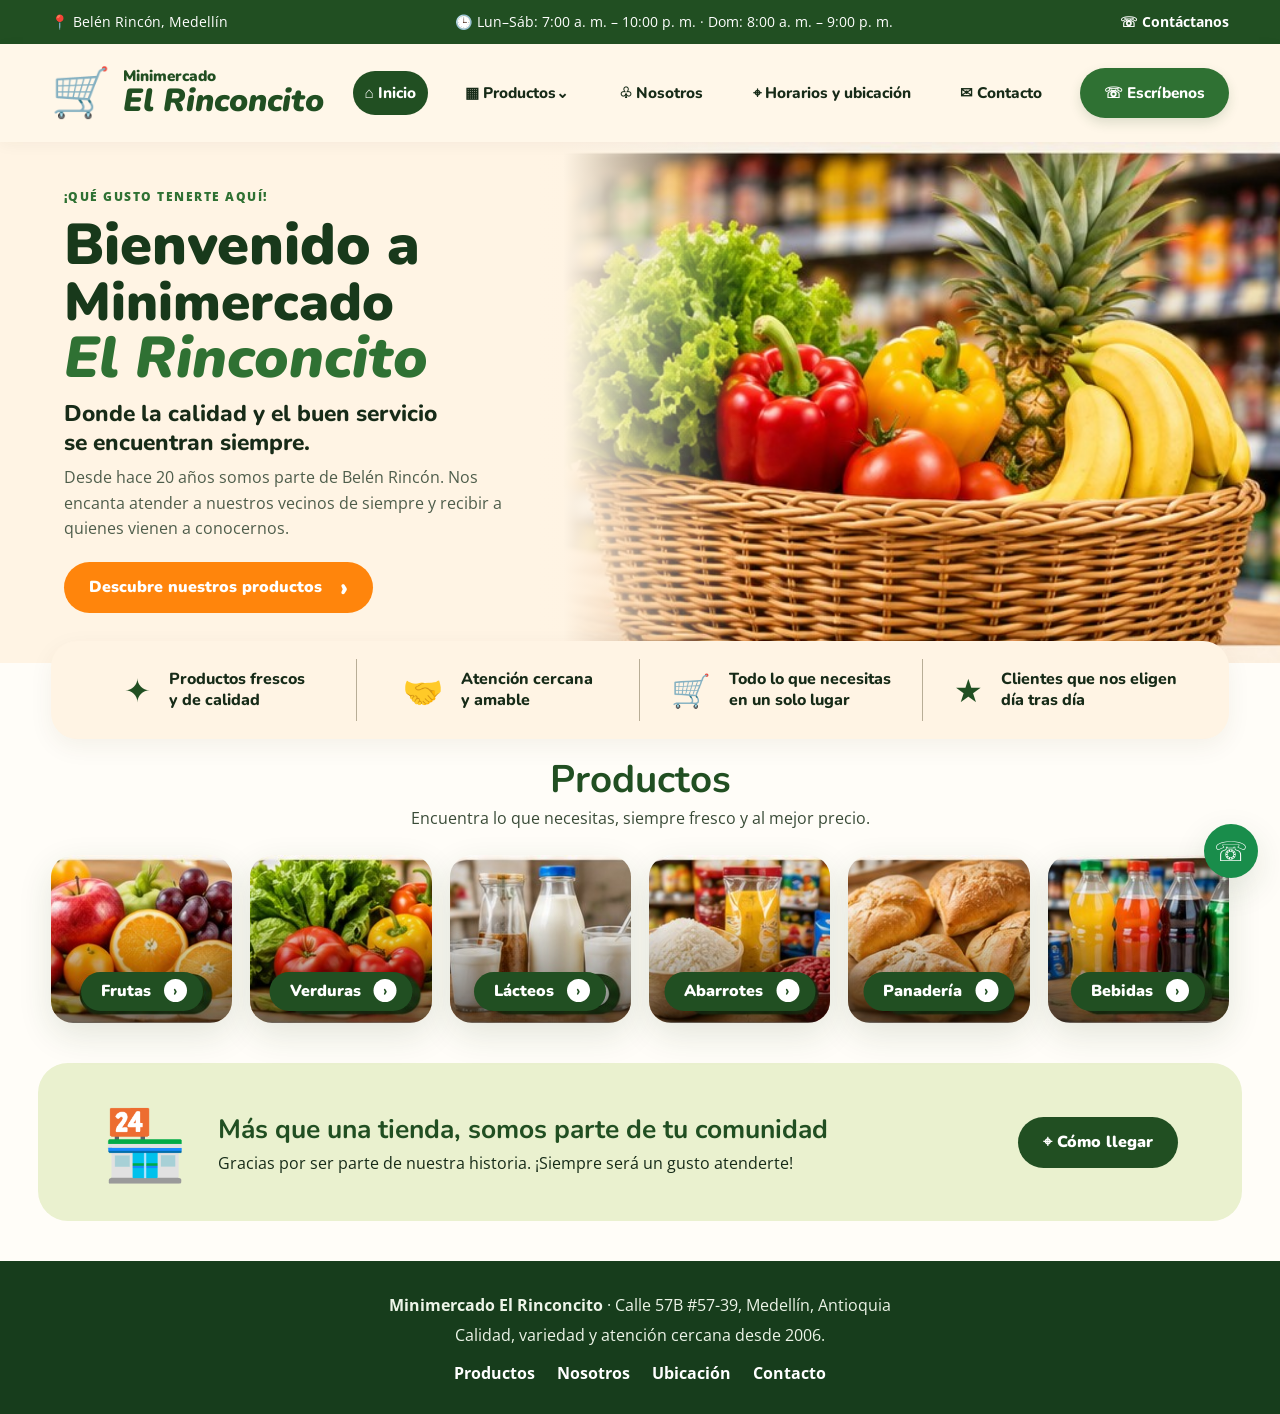
<file: index.html>
<!DOCTYPE html>
<html lang="es-CO">
<head>
<meta charset="utf-8"><meta name="viewport" content="width=device-width, initial-scale=1">
<title>Minimercado El Rinconcito | Belén Rincón, Medellín</title>
<meta name="description" content="Calidad, variedad y atención cercana en Minimercado El Rinconcito, tu tienda de confianza en Belén Rincón, Medellín.">
<meta name="theme-color" content="#214f22">
<link rel="preconnect" href="https://fonts.googleapis.com"><link rel="preconnect" href="https://fonts.gstatic.com" crossorigin>
<link href="https://fonts.googleapis.com/css2?family=Nunito:wght@600;700;800;900&family=Open+Sans:wght@400;600;700&display=swap" rel="stylesheet"><link rel="stylesheet" href="css/styles.css">
</head>
<body>
<a class="skip" href="#contenido">Saltar al contenido</a>
<div class="topline"><div class="topline-inner"><span>📍 Belén Rincón, Medellín</span><span>🕒 Lun–Sáb: 7:00 a. m. – 10:00 p. m. · Dom: 8:00 a. m. – 9:00 p. m.</span><a href="contacto.html">☏ Contáctanos</a></div></div>
<header class="site-header"><a class="brand" href="index.html"><span class="brand-icon">🛒</span><span><small>Minimercado</small><strong>El Rinconcito</strong></span></a><button class="burger" aria-expanded="false" aria-controls="menu" aria-label="Abrir menú"><span></span><span></span><span></span></button><nav id="menu" aria-label="Principal"><a class="active" href="index.html">⌂ Inicio</a><a href="productos.html">▦ Productos⌄</a><a href="nosotros.html">♧ Nosotros</a><a href="horarios.html">⌖ Horarios y ubicación</a><a href="contacto.html">✉ Contacto</a><a class="nav-cta" href="contacto.html">☏ Escríbenos</a></nav></header>
<main id="contenido">
<section class="hero-home"><div class="hero-copy"><p class="eyebrow">¡Qué gusto tenerte aquí!</p><h1>Bienvenido a<br><span>Minimercado</span><br><em>El Rinconcito</em></h1><p class="hero-tagline">Donde la calidad y el buen servicio<br>se encuentran siempre.</p><p class="hero-desc">Desde hace 20 años somos parte de Belén Rincón. Nos encanta atender a nuestros vecinos de siempre y recibir a quienes vienen a conocernos.</p><a class="btn btn-orange" href="productos.html">Descubre nuestros productos <span>›</span></a></div><div class="hero-photo"><img src="assets/images/hero-minimercado.jpg" alt="Canasta de frutas y verduras frescas en un minimercado"></div></section>
<section class="benefits wrap"><div><span>✦</span><p>Productos frescos<br>y de calidad</p></div><div><span>🤝</span><p>Atención cercana<br>y amable</p></div><div><span>🛒</span><p>Todo lo que necesitas<br>en un solo lugar</p></div><div><span>★</span><p>Clientes que nos eligen<br>día tras día</p></div></section>
<section class="wrap home-products"><div class="section-heading"><h2>Productos</h2><p>Encuentra lo que necesitas, siempre fresco y al mejor precio.</p></div><div class="category-tiles">
<a class="category-tile" href="productos.html#frutas"><img src="assets/images/frutas.jpg" alt="Frutas variadas"><span>Frutas <b>›</b></span></a><a class="category-tile" href="productos.html#verduras"><img src="assets/images/verduras.jpg" alt="Verduras frescas"><span>Verduras <b>›</b></span></a><a class="category-tile" href="productos.html#lacteos"><img src="assets/images/lacteos.jpg" alt="Lácteos"><span>Lácteos <b>›</b></span></a><a class="category-tile" href="productos.html#abarrotes"><img src="assets/images/abarrotes.jpg" alt="Abarrotes"><span>Abarrotes <b>›</b></span></a><a class="category-tile" href="productos.html#panaderia"><img src="assets/images/panaderia.jpg" alt="Panadería"><span>Panadería <b>›</b></span></a><a class="category-tile" href="productos.html#bebidas"><img src="assets/images/bebidas.jpg" alt="Bebidas"><span>Bebidas <b>›</b></span></a></div></section>
<section class="community-banner"><div class="community-icon">🏪</div><div><h2>Más que una tienda, somos parte de tu comunidad</h2><p>Gracias por ser parte de nuestra historia. ¡Siempre será un gusto atenderte!</p></div><a class="btn btn-green" href="horarios.html">⌖ Cómo llegar</a></section>
</main>
<footer class="site-footer"><div class="footer-inner"><p><strong>Minimercado El Rinconcito</strong> · Calle 57B #57-39, Medellín, Antioquia</p><p>Calidad, variedad y atención cercana desde 2006.</p><div><a href="productos.html">Productos</a><a href="nosotros.html">Nosotros</a><a href="horarios.html">Ubicación</a><a href="contacto.html">Contacto</a></div></div></footer>
<a class="fab" href="contacto.html" aria-label="Contacto">☏</a><button class="top" aria-label="Volver al inicio" hidden>↑</button><script src="js/main.js"></script>
</body></html>
</file>
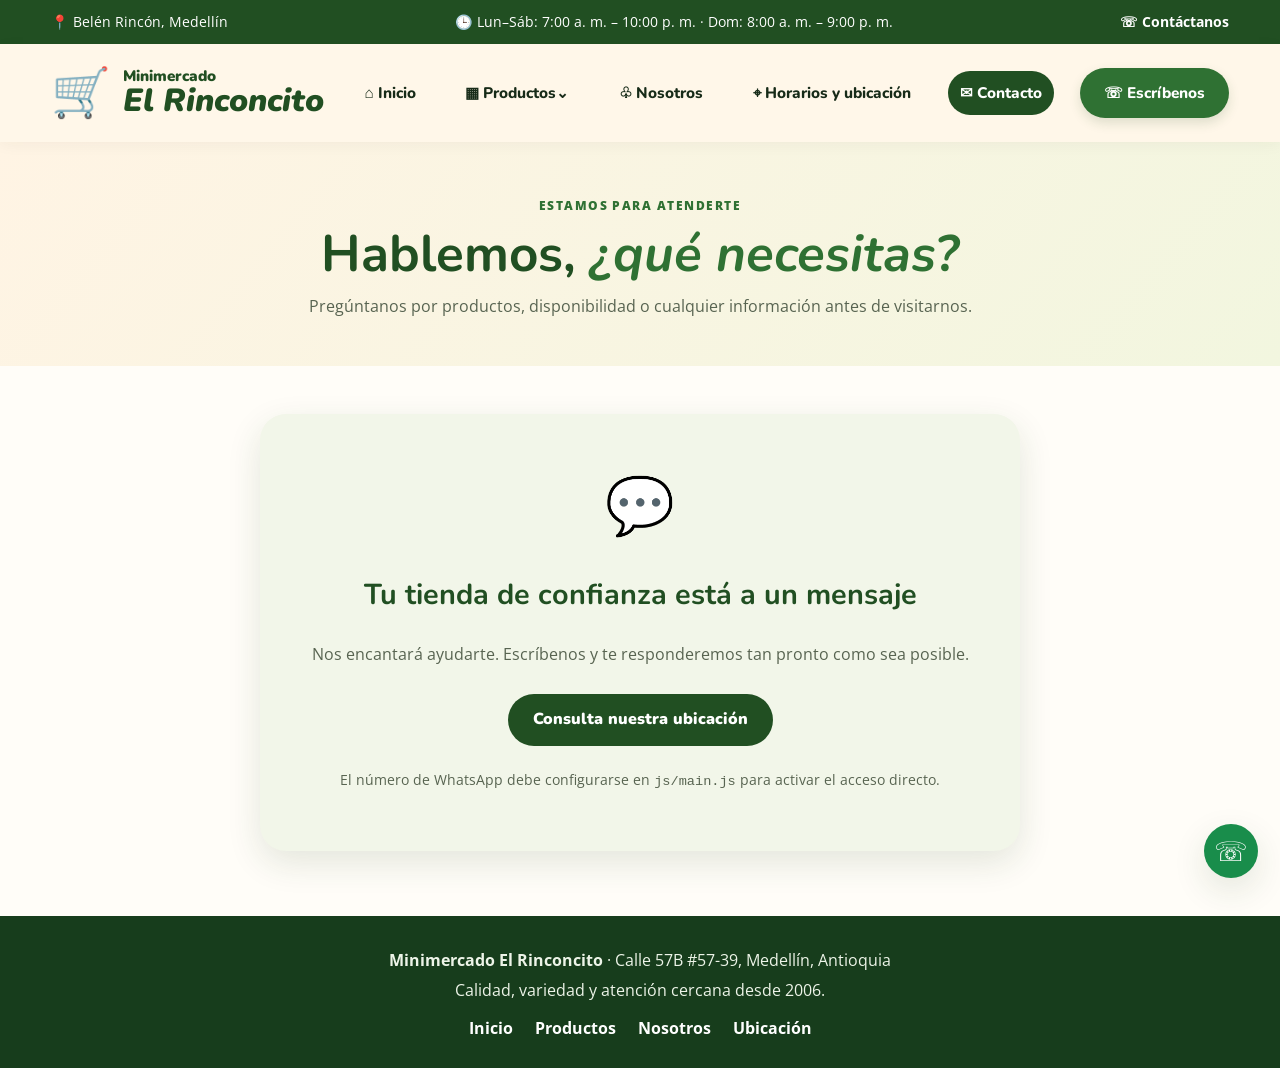
<file: contacto.html>
<!DOCTYPE html><html lang="es-CO"><head><meta charset="utf-8"><meta name="viewport" content="width=device-width, initial-scale=1"><title>Contacto | Minimercado El Rinconcito</title><meta name="description" content="Contacta con Minimercado El Rinconcito para consultar productos y disponibilidad."><link rel="preconnect" href="https://fonts.googleapis.com"><link rel="preconnect" href="https://fonts.gstatic.com" crossorigin><link href="https://fonts.googleapis.com/css2?family=Nunito:wght@600;700;800;900&family=Open+Sans:wght@400;600;700&display=swap" rel="stylesheet"><link rel="stylesheet" href="css/styles.css"></head><body>
<a class="skip" href="#contenido">Saltar al contenido</a><div class="topline"><div class="topline-inner"><span>📍 Belén Rincón, Medellín</span><span>🕒 Lun–Sáb: 7:00 a. m. – 10:00 p. m. · Dom: 8:00 a. m. – 9:00 p. m.</span><a href="contacto.html">☏ Contáctanos</a></div></div><header class="site-header"><a class="brand" href="index.html"><span class="brand-icon">🛒</span><span><small>Minimercado</small><strong>El Rinconcito</strong></span></a><button class="burger" aria-expanded="false" aria-controls="menu" aria-label="Abrir menú"><span></span><span></span><span></span></button><nav id="menu" aria-label="Principal"><a href="index.html">⌂ Inicio</a><a href="productos.html">▦ Productos⌄</a><a href="nosotros.html">♧ Nosotros</a><a href="horarios.html">⌖ Horarios y ubicación</a><a class="active" href="contacto.html">✉ Contacto</a><a class="nav-cta" href="contacto.html">☏ Escríbenos</a></nav></header>
<main id="contenido"><section class="page-hero"><p class="eyebrow">Estamos para atenderte</p><h1>Hablemos, <em>¿qué necesitas?</em></h1><p>Pregúntanos por productos, disponibilidad o cualquier información antes de visitarnos.</p></section><section class="wrap contact-panel"><div class="contact-icon">💬</div><h2>Tu tienda de confianza está a un mensaje</h2><p>Nos encantará ayudarte. Escríbenos y te responderemos tan pronto como sea posible.</p><a class="btn btn-green" href="horarios.html">Consulta nuestra ubicación</a><p class="muted">El número de WhatsApp debe configurarse en <code>js/main.js</code> para activar el acceso directo.</p></section></main>
<footer class="site-footer"><div class="footer-inner"><p><strong>Minimercado El Rinconcito</strong> · Calle 57B #57-39, Medellín, Antioquia</p><p>Calidad, variedad y atención cercana desde 2006.</p><div><a href="index.html">Inicio</a><a href="productos.html">Productos</a><a href="nosotros.html">Nosotros</a><a href="horarios.html">Ubicación</a></div></div></footer><a class="fab" href="contacto.html" aria-label="Contacto">☏</a><button class="top" aria-label="Volver al inicio" hidden>↑</button><script src="js/main.js"></script></body></html>
</file>
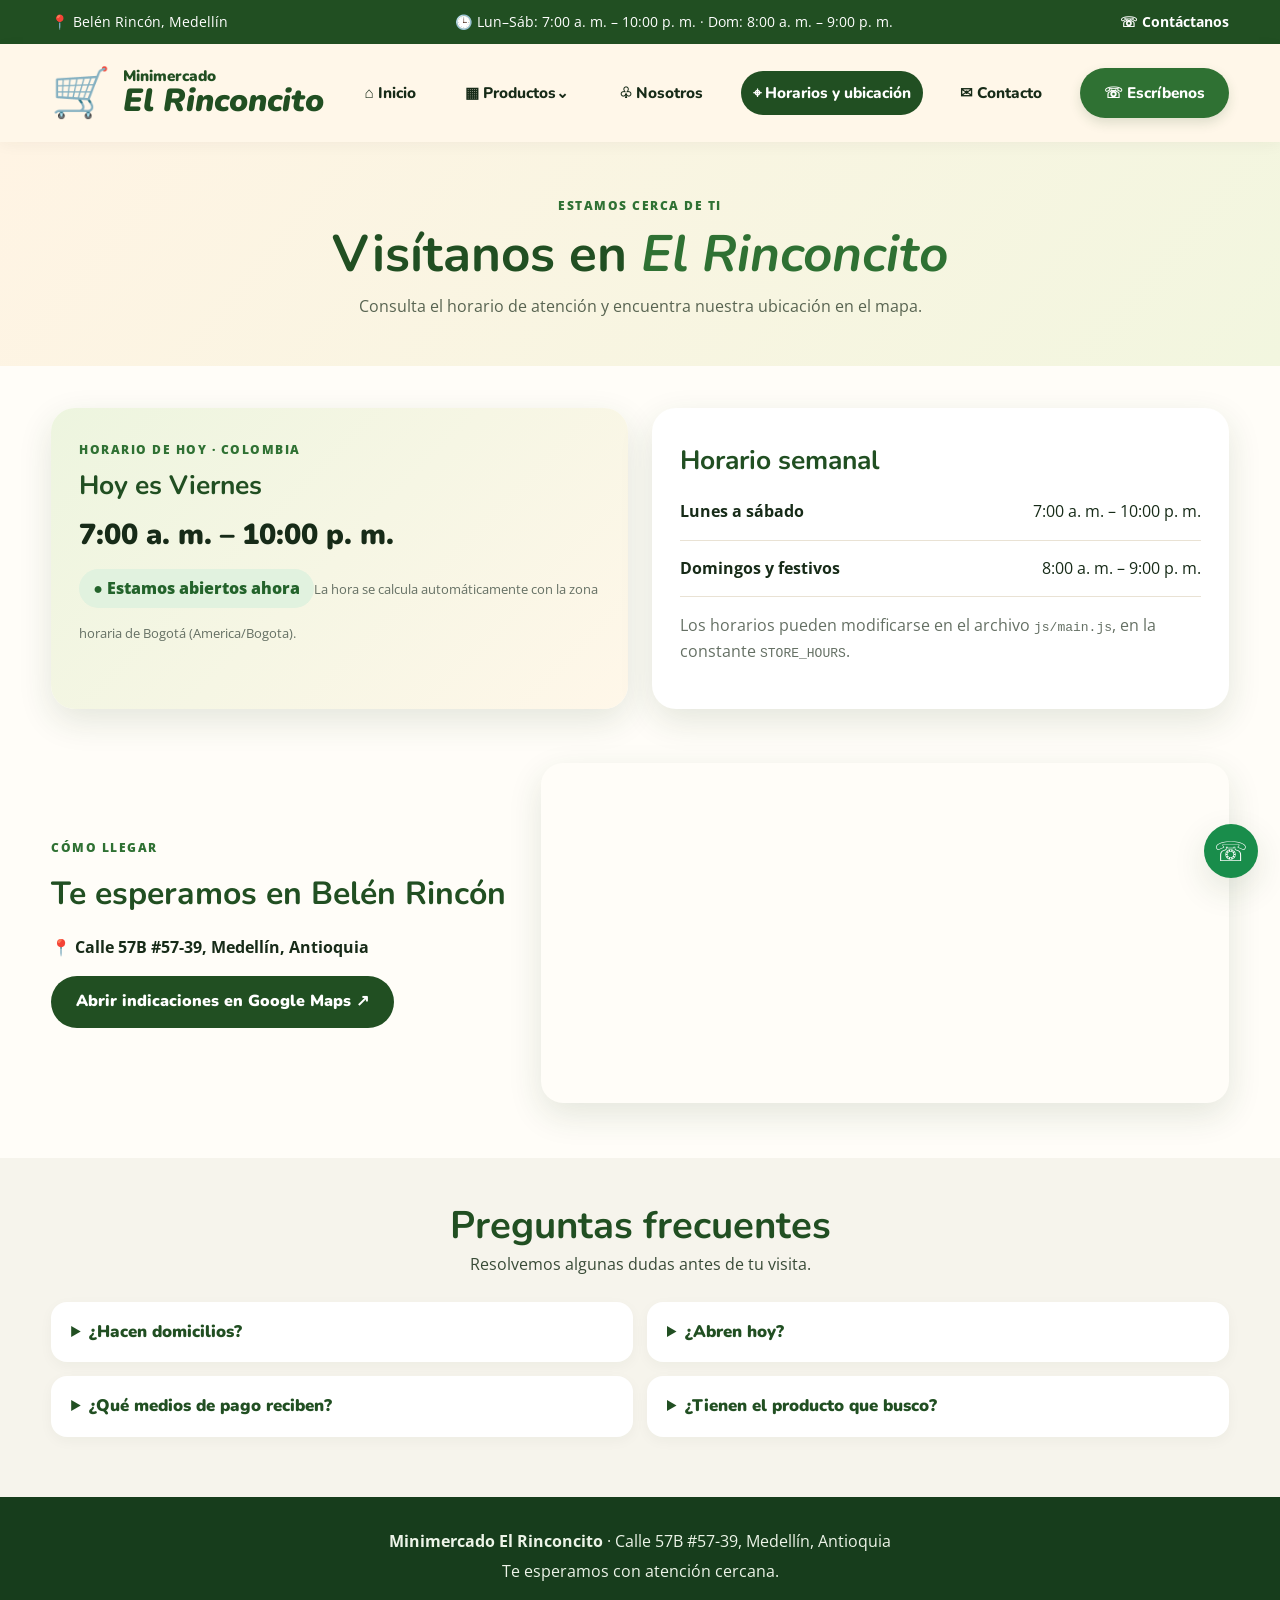
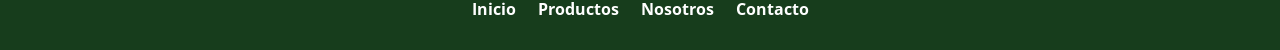
<file: horarios.html>
<!DOCTYPE html><html lang="es-CO"><head><meta charset="utf-8"><meta name="viewport" content="width=device-width, initial-scale=1"><title>Horarios y ubicación | Minimercado El Rinconcito</title><meta name="description" content="Consulta el horario de hoy y cómo llegar a Minimercado El Rinconcito en Medellín."><link rel="preconnect" href="https://fonts.googleapis.com"><link rel="preconnect" href="https://fonts.gstatic.com" crossorigin><link href="https://fonts.googleapis.com/css2?family=Nunito:wght@600;700;800;900&family=Open+Sans:wght@400;600;700&display=swap" rel="stylesheet"><link rel="stylesheet" href="css/styles.css"></head><body>
<a class="skip" href="#contenido">Saltar al contenido</a><div class="topline"><div class="topline-inner"><span>📍 Belén Rincón, Medellín</span><span>🕒 Lun–Sáb: 7:00 a. m. – 10:00 p. m. · Dom: 8:00 a. m. – 9:00 p. m.</span><a href="contacto.html">☏ Contáctanos</a></div></div><header class="site-header"><a class="brand" href="index.html"><span class="brand-icon">🛒</span><span><small>Minimercado</small><strong>El Rinconcito</strong></span></a><button class="burger" aria-expanded="false" aria-controls="menu" aria-label="Abrir menú"><span></span><span></span><span></span></button><nav id="menu" aria-label="Principal"><a href="index.html">⌂ Inicio</a><a href="productos.html">▦ Productos⌄</a><a href="nosotros.html">♧ Nosotros</a><a class="active" href="horarios.html">⌖ Horarios y ubicación</a><a href="contacto.html">✉ Contacto</a><a class="nav-cta" href="contacto.html">☏ Escríbenos</a></nav></header>
<main id="contenido"><section class="page-hero"><p class="eyebrow">Estamos cerca de ti</p><h1>Visítanos en <em>El Rinconcito</em></h1><p>Consulta el horario de atención y encuentra nuestra ubicación en el mapa.</p></section><section class="wrap hours-layout"><article class="today-card"><span class="eyebrow">Horario de hoy · Colombia</span><h2 id="todayName">Consultando el día…</h2><p class="today-hours" id="todayHours">—</p><p id="openStatus" class="open-status" role="status" aria-live="polite">Consultando horario local…</p><small>La hora se calcula automáticamente con la zona horaria de Bogotá (America/Bogota).</small></article><article class="weekly-card"><h2>Horario semanal</h2><div class="schedule-row"><strong>Lunes a sábado</strong><span>7:00 a. m. – 10:00 p. m.</span></div><div class="schedule-row"><strong>Domingos y festivos</strong><span>8:00 a. m. – 9:00 p. m.</span></div><p class="muted">Los horarios pueden modificarse en el archivo <code>js/main.js</code>, en la constante <code>STORE_HOURS</code>.</p></article></section>
<section class="wrap location-section"><div><p class="eyebrow">Cómo llegar</p><h2>Te esperamos en Belén Rincón</h2><p class="address-line">📍 Calle 57B #57-39, Medellín, Antioquia</p><a class="btn btn-green" target="_blank" rel="noopener" href="https://www.google.com/maps/search/?api=1&query=Calle+57B+%2357-39%2C+Medell%C3%ADn%2C+Antioquia">Abrir indicaciones en Google Maps ↗</a></div><div class="map-frame"><iframe title="Mapa de Minimercado El Rinconcito" src="https://www.google.com/maps?q=Calle%2057B%20%2357-39%2C%20Medell%C3%ADn%2C%20Antioquia&output=embed" loading="lazy" referrerpolicy="no-referrer-when-downgrade" allowfullscreen></iframe></div></section>
<section class="faq-section"><div class="wrap"><div class="section-heading"><h2>Preguntas frecuentes</h2><p>Resolvemos algunas dudas antes de tu visita.</p></div><div class="faq-grid"><details><summary>¿Hacen domicilios?</summary><p>Por ahora todavía no contamos con servicio a domicilio, pero está dentro de nuestros planes de implementación. ¡Estamos trabajando para que pronto puedas recibir tus compras sin salir de casa!</p></details><details><summary>¿Abren hoy?</summary><p id="faqOpen">Consultando el horario de hoy…</p></details><details><summary>¿Qué medios de pago reciben?</summary><div class="payment-methods"><div><span>💵</span><strong>Efectivo</strong></div><div><span>📲</span><strong>Transferencia</strong></div><div><span>💳</span><strong>Tarjeta</strong></div></div></details><details><summary>¿Tienen el producto que busco?</summary><p>¿No lo sabes? ¡Nosotros tampoco leemos la mente! 😄 Escríbenos y te contamos si lo tenemos antes de que vengas.</p><a class="text-link" href="contacto.html">Consultar por WhatsApp →</a></details></div></div></section></main>
<footer class="site-footer"><div class="footer-inner"><p><strong>Minimercado El Rinconcito</strong> · Calle 57B #57-39, Medellín, Antioquia</p><p>Te esperamos con atención cercana.</p><div><a href="index.html">Inicio</a><a href="productos.html">Productos</a><a href="nosotros.html">Nosotros</a><a href="contacto.html">Contacto</a></div></div></footer><a class="fab" href="contacto.html" aria-label="Contacto">☏</a><button class="top" aria-label="Volver al inicio" hidden>↑</button><script src="js/main.js"></script></body></html>
</file>
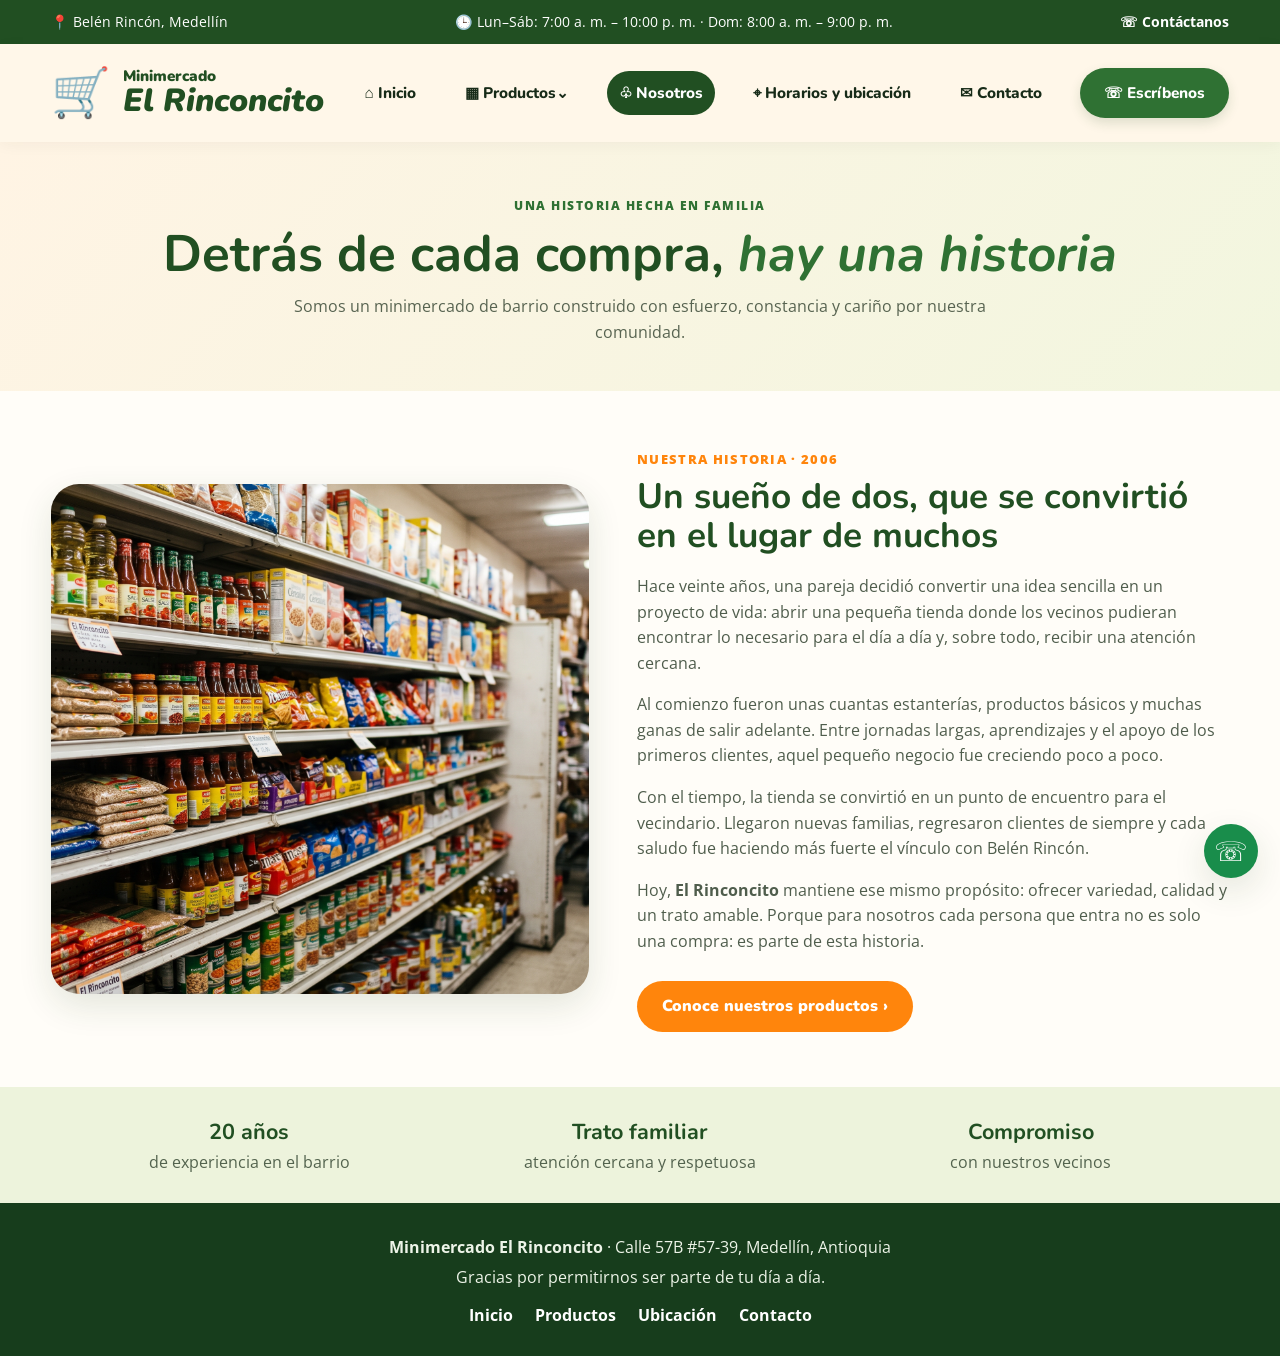
<file: nosotros.html>
<!DOCTYPE html><html lang="es-CO"><head><meta charset="utf-8"><meta name="viewport" content="width=device-width, initial-scale=1"><title>Nosotros | Minimercado El Rinconcito</title><meta name="description" content="La historia familiar detrás de Minimercado El Rinconcito en Belén Rincón, Medellín."><link rel="preconnect" href="https://fonts.googleapis.com"><link rel="preconnect" href="https://fonts.gstatic.com" crossorigin><link href="https://fonts.googleapis.com/css2?family=Nunito:wght@600;700;800;900&family=Open+Sans:wght@400;600;700&display=swap" rel="stylesheet"><link rel="stylesheet" href="css/styles.css"></head><body>
<a class="skip" href="#contenido">Saltar al contenido</a><div class="topline"><div class="topline-inner"><span>📍 Belén Rincón, Medellín</span><span>🕒 Lun–Sáb: 7:00 a. m. – 10:00 p. m. · Dom: 8:00 a. m. – 9:00 p. m.</span><a href="contacto.html">☏ Contáctanos</a></div></div><header class="site-header"><a class="brand" href="index.html"><span class="brand-icon">🛒</span><span><small>Minimercado</small><strong>El Rinconcito</strong></span></a><button class="burger" aria-expanded="false" aria-controls="menu" aria-label="Abrir menú"><span></span><span></span><span></span></button><nav id="menu" aria-label="Principal"><a href="index.html">⌂ Inicio</a><a href="productos.html">▦ Productos⌄</a><a class="active" href="nosotros.html">♧ Nosotros</a><a href="horarios.html">⌖ Horarios y ubicación</a><a href="contacto.html">✉ Contacto</a><a class="nav-cta" href="contacto.html">☏ Escríbenos</a></nav></header>
<main id="contenido"><section class="page-hero"><p class="eyebrow">Una historia hecha en familia</p><h1>Detrás de cada compra, <em>hay una historia</em></h1><p>Somos un minimercado de barrio construido con esfuerzo, constancia y cariño por nuestra comunidad.</p></section><section class="wrap story-layout"><div class="story-image"><img src="assets/images/estanteria.jpeg" alt="Estanterías organizadas de un minimercado"></div><article class="story-copy"><span class="story-year">Nuestra historia · 2006</span><h2>Un sueño de dos, que se convirtió en el lugar de muchos</h2><p>Hace veinte años, una pareja decidió convertir una idea sencilla en un proyecto de vida: abrir una pequeña tienda donde los vecinos pudieran encontrar lo necesario para el día a día y, sobre todo, recibir una atención cercana.</p><p>Al comienzo fueron unas cuantas estanterías, productos básicos y muchas ganas de salir adelante. Entre jornadas largas, aprendizajes y el apoyo de los primeros clientes, aquel pequeño negocio fue creciendo poco a poco.</p><p>Con el tiempo, la tienda se convirtió en un punto de encuentro para el vecindario. Llegaron nuevas familias, regresaron clientes de siempre y cada saludo fue haciendo más fuerte el vínculo con Belén Rincón.</p><p>Hoy, <strong>El Rinconcito</strong> mantiene ese mismo propósito: ofrecer variedad, calidad y un trato amable. Porque para nosotros cada persona que entra no es solo una compra: es parte de esta historia.</p><a class="btn btn-orange" href="productos.html">Conoce nuestros productos ›</a></article></section><section class="values-strip"><div><b>20 años</b><span>de experiencia en el barrio</span></div><div><b>Trato familiar</b><span>atención cercana y respetuosa</span></div><div><b>Compromiso</b><span>con nuestros vecinos</span></div></section></main>
<footer class="site-footer"><div class="footer-inner"><p><strong>Minimercado El Rinconcito</strong> · Calle 57B #57-39, Medellín, Antioquia</p><p>Gracias por permitirnos ser parte de tu día a día.</p><div><a href="index.html">Inicio</a><a href="productos.html">Productos</a><a href="horarios.html">Ubicación</a><a href="contacto.html">Contacto</a></div></div></footer><a class="fab" href="contacto.html" aria-label="Contacto">☏</a><button class="top" aria-label="Volver al inicio" hidden>↑</button><script src="js/main.js"></script></body></html>
</file>
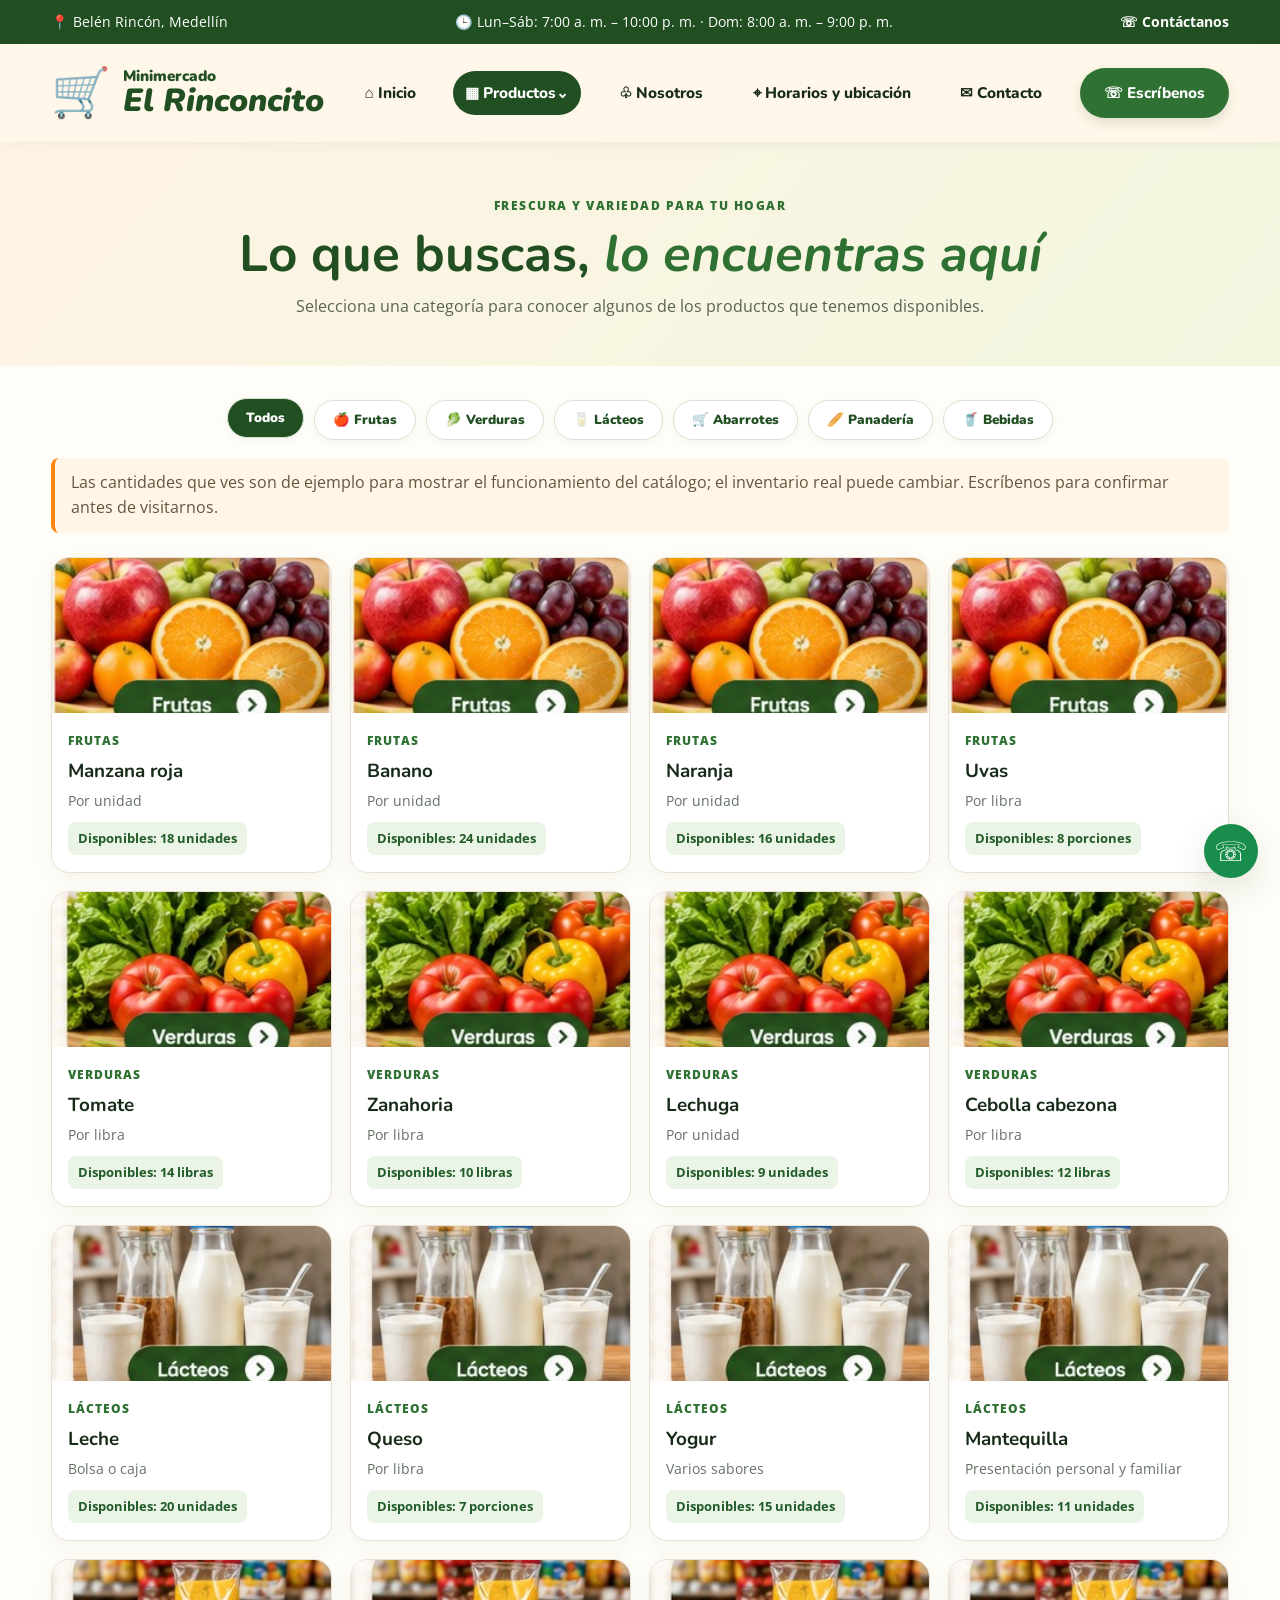
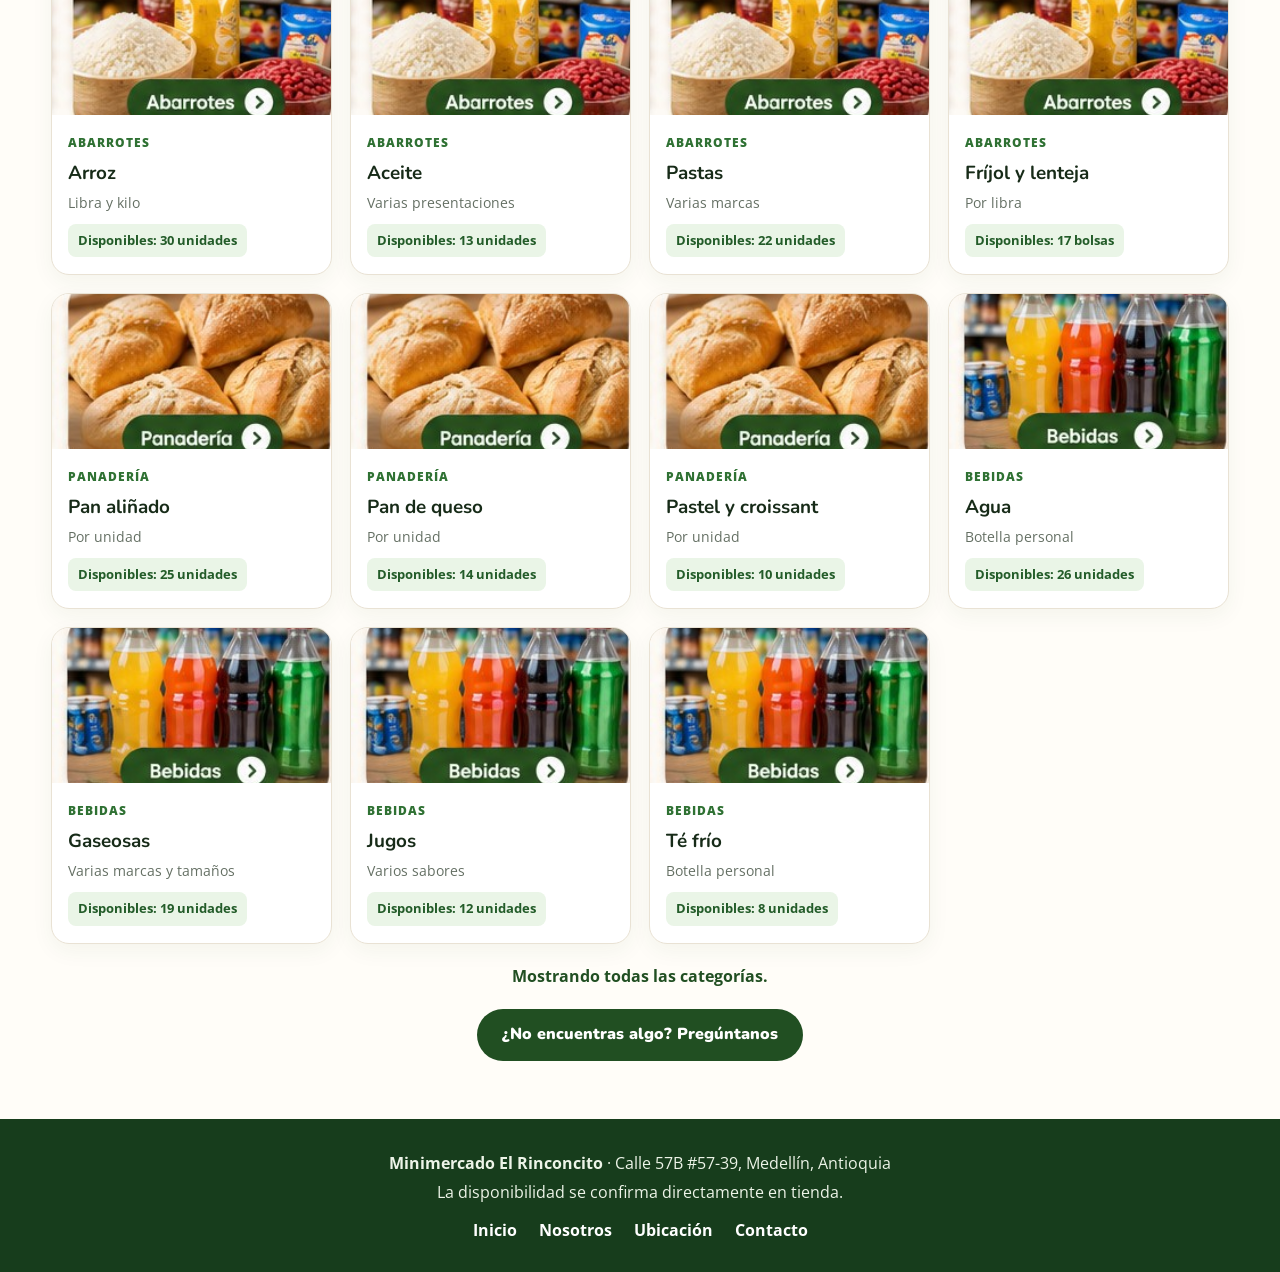
<file: productos.html>
<!DOCTYPE html><html lang="es-CO"><head><meta charset="utf-8"><meta name="viewport" content="width=device-width, initial-scale=1"><title>Productos | Minimercado El Rinconcito</title><meta name="description" content="Explora frutas, verduras, lácteos, abarrotes, panadería y bebidas en El Rinconcito."><link rel="preconnect" href="https://fonts.googleapis.com"><link rel="preconnect" href="https://fonts.gstatic.com" crossorigin><link href="https://fonts.googleapis.com/css2?family=Nunito:wght@600;700;800;900&family=Open+Sans:wght@400;600;700&display=swap" rel="stylesheet"><link rel="stylesheet" href="css/styles.css"></head><body>
<a class="skip" href="#contenido">Saltar al contenido</a><div class="topline"><div class="topline-inner"><span>📍 Belén Rincón, Medellín</span><span>🕒 Lun–Sáb: 7:00 a. m. – 10:00 p. m. · Dom: 8:00 a. m. – 9:00 p. m.</span><a href="contacto.html">☏ Contáctanos</a></div></div><header class="site-header"><a class="brand" href="index.html"><span class="brand-icon">🛒</span><span><small>Minimercado</small><strong>El Rinconcito</strong></span></a><button class="burger" aria-expanded="false" aria-controls="menu" aria-label="Abrir menú"><span></span><span></span><span></span></button><nav id="menu" aria-label="Principal"><a href="index.html">⌂ Inicio</a><a class="active" href="productos.html">▦ Productos⌄</a><a href="nosotros.html">♧ Nosotros</a><a href="horarios.html">⌖ Horarios y ubicación</a><a href="contacto.html">✉ Contacto</a><a class="nav-cta" href="contacto.html">☏ Escríbenos</a></nav></header>
<main id="contenido"><section class="page-hero"><p class="eyebrow">Frescura y variedad para tu hogar</p><h1>Lo que buscas, <em>lo encuentras aquí</em></h1><p>Selecciona una categoría para conocer algunos de los productos que tenemos disponibles.</p></section>
<section class="wrap catalog-section"><div class="category-tabs" role="group" aria-label="Filtrar por categoría"><button class="category-tab selected" type="button" data-filter="all" aria-pressed="true">Todos</button><button class="category-tab" type="button" data-filter="frutas" aria-pressed="false">🍎 Frutas</button><button class="category-tab" type="button" data-filter="verduras" aria-pressed="false">🥬 Verduras</button><button class="category-tab" type="button" data-filter="lacteos" aria-pressed="false">🥛 Lácteos</button><button class="category-tab" type="button" data-filter="abarrotes" aria-pressed="false">🛒 Abarrotes</button><button class="category-tab" type="button" data-filter="panaderia" aria-pressed="false">🥖 Panadería</button><button class="category-tab" type="button" data-filter="bebidas" aria-pressed="false">🥤 Bebidas</button></div>
<p class="stock-note">Las cantidades que ves son de ejemplo para mostrar el funcionamiento del catálogo; el inventario real puede cambiar. Escríbenos para confirmar antes de visitarnos.</p><div class="catalog-grid" id="catalogGrid" aria-live="polite">
<article class="item-card" data-category="frutas"><img src="assets/images/frutas.jpg" alt="Manzanas"><div class="item-info"><span class="item-category">Frutas</span><h3>Manzana roja</h3><p>Por unidad</p><strong class="stock">Disponibles: 18 unidades</strong></div></article>
<article class="item-card" data-category="frutas"><img src="assets/images/frutas.jpg" alt="Bananos"><div class="item-info"><span class="item-category">Frutas</span><h3>Banano</h3><p>Por unidad</p><strong class="stock">Disponibles: 24 unidades</strong></div></article>
<article class="item-card" data-category="frutas"><img src="assets/images/frutas.jpg" alt="Naranjas"><div class="item-info"><span class="item-category">Frutas</span><h3>Naranja</h3><p>Por unidad</p><strong class="stock">Disponibles: 16 unidades</strong></div></article>
<article class="item-card" data-category="frutas"><img src="assets/images/frutas.jpg" alt="Uvas"><div class="item-info"><span class="item-category">Frutas</span><h3>Uvas</h3><p>Por libra</p><strong class="stock">Disponibles: 8 porciones</strong></div></article>
<article class="item-card" data-category="verduras"><img src="assets/images/verduras.jpg" alt="Tomates"><div class="item-info"><span class="item-category">Verduras</span><h3>Tomate</h3><p>Por libra</p><strong class="stock">Disponibles: 14 libras</strong></div></article>
<article class="item-card" data-category="verduras"><img src="assets/images/verduras.jpg" alt="Zanahorias"><div class="item-info"><span class="item-category">Verduras</span><h3>Zanahoria</h3><p>Por libra</p><strong class="stock">Disponibles: 10 libras</strong></div></article>
<article class="item-card" data-category="verduras"><img src="assets/images/verduras.jpg" alt="Lechuga"><div class="item-info"><span class="item-category">Verduras</span><h3>Lechuga</h3><p>Por unidad</p><strong class="stock">Disponibles: 9 unidades</strong></div></article>
<article class="item-card" data-category="verduras"><img src="assets/images/verduras.jpg" alt="Cebolla"><div class="item-info"><span class="item-category">Verduras</span><h3>Cebolla cabezona</h3><p>Por libra</p><strong class="stock">Disponibles: 12 libras</strong></div></article>
<article class="item-card" data-category="lacteos"><img src="assets/images/lacteos.jpg" alt="Leche"><div class="item-info"><span class="item-category">Lácteos</span><h3>Leche</h3><p>Bolsa o caja</p><strong class="stock">Disponibles: 20 unidades</strong></div></article>
<article class="item-card" data-category="lacteos"><img src="assets/images/lacteos.jpg" alt="Queso"><div class="item-info"><span class="item-category">Lácteos</span><h3>Queso</h3><p>Por libra</p><strong class="stock">Disponibles: 7 porciones</strong></div></article>
<article class="item-card" data-category="lacteos"><img src="assets/images/lacteos.jpg" alt="Yogur"><div class="item-info"><span class="item-category">Lácteos</span><h3>Yogur</h3><p>Varios sabores</p><strong class="stock">Disponibles: 15 unidades</strong></div></article>
<article class="item-card" data-category="lacteos"><img src="assets/images/lacteos.jpg" alt="Mantequilla"><div class="item-info"><span class="item-category">Lácteos</span><h3>Mantequilla</h3><p>Presentación personal y familiar</p><strong class="stock">Disponibles: 11 unidades</strong></div></article>
<article class="item-card" data-category="abarrotes"><img src="assets/images/abarrotes.jpg" alt="Arroz"><div class="item-info"><span class="item-category">Abarrotes</span><h3>Arroz</h3><p>Libra y kilo</p><strong class="stock">Disponibles: 30 unidades</strong></div></article>
<article class="item-card" data-category="abarrotes"><img src="assets/images/abarrotes.jpg" alt="Aceite"><div class="item-info"><span class="item-category">Abarrotes</span><h3>Aceite</h3><p>Varias presentaciones</p><strong class="stock">Disponibles: 13 unidades</strong></div></article>
<article class="item-card" data-category="abarrotes"><img src="assets/images/abarrotes.jpg" alt="Pasta"><div class="item-info"><span class="item-category">Abarrotes</span><h3>Pastas</h3><p>Varias marcas</p><strong class="stock">Disponibles: 22 unidades</strong></div></article>
<article class="item-card" data-category="abarrotes"><img src="assets/images/abarrotes.jpg" alt="Granos"><div class="item-info"><span class="item-category">Abarrotes</span><h3>Fríjol y lenteja</h3><p>Por libra</p><strong class="stock">Disponibles: 17 bolsas</strong></div></article>
<article class="item-card" data-category="panaderia"><img src="assets/images/panaderia.jpg" alt="Pan aliñado"><div class="item-info"><span class="item-category">Panadería</span><h3>Pan aliñado</h3><p>Por unidad</p><strong class="stock">Disponibles: 25 unidades</strong></div></article>
<article class="item-card" data-category="panaderia"><img src="assets/images/panaderia.jpg" alt="Pan de queso"><div class="item-info"><span class="item-category">Panadería</span><h3>Pan de queso</h3><p>Por unidad</p><strong class="stock">Disponibles: 14 unidades</strong></div></article>
<article class="item-card" data-category="panaderia"><img src="assets/images/panaderia.jpg" alt="Croissant"><div class="item-info"><span class="item-category">Panadería</span><h3>Pastel y croissant</h3><p>Por unidad</p><strong class="stock">Disponibles: 10 unidades</strong></div></article>
<article class="item-card" data-category="bebidas"><img src="assets/images/bebidas.jpg" alt="Agua"><div class="item-info"><span class="item-category">Bebidas</span><h3>Agua</h3><p>Botella personal</p><strong class="stock">Disponibles: 26 unidades</strong></div></article>
<article class="item-card" data-category="bebidas"><img src="assets/images/bebidas.jpg" alt="Gaseosas"><div class="item-info"><span class="item-category">Bebidas</span><h3>Gaseosas</h3><p>Varias marcas y tamaños</p><strong class="stock">Disponibles: 19 unidades</strong></div></article>
<article class="item-card" data-category="bebidas"><img src="assets/images/bebidas.jpg" alt="Jugos"><div class="item-info"><span class="item-category">Bebidas</span><h3>Jugos</h3><p>Varios sabores</p><strong class="stock">Disponibles: 12 unidades</strong></div></article>
<article class="item-card" data-category="bebidas"><img src="assets/images/bebidas.jpg" alt="Té frío"><div class="item-info"><span class="item-category">Bebidas</span><h3>Té frío</h3><p>Botella personal</p><strong class="stock">Disponibles: 8 unidades</strong></div></article>
</div><p id="categoryFeedback" class="category-feedback" role="status" aria-live="polite">Mostrando todas las categorías.</p><a class="btn btn-green" href="contacto.html">¿No encuentras algo? Pregúntanos</a></section></main>
<footer class="site-footer"><div class="footer-inner"><p><strong>Minimercado El Rinconcito</strong> · Calle 57B #57-39, Medellín, Antioquia</p><p>La disponibilidad se confirma directamente en tienda.</p><div><a href="index.html">Inicio</a><a href="nosotros.html">Nosotros</a><a href="horarios.html">Ubicación</a><a href="contacto.html">Contacto</a></div></div></footer><a class="fab" href="contacto.html" aria-label="Contacto">☏</a><button class="top" aria-label="Volver al inicio" hidden>↑</button><script src="js/main.js"></script></body></html>
</file>
<file: css/styles.css>
:root{--green:#214f22;--green2:#2f7133;--deep:#153b1b;--cream:#fff7e9;--paper:#fffdf8;--orange:#ff850c;--ink:#172b18;--muted:#657064;--line:#e9e2d4;--shadow:0 12px 34px rgba(31,62,28,.12)}*{box-sizing:border-box}html{scroll-behavior:smooth}body{margin:0;background:var(--paper);color:var(--ink);font-family:'Open Sans',Arial,sans-serif;line-height:1.6}h1,h2,h3,.brand,.btn,.category-tab{font-family:'Nunito',sans-serif}a{color:inherit;text-decoration:none}img{display:block;max-width:100%}.wrap{width:min(1440px,92%);margin-inline:auto}.skip{position:absolute;left:-9999px;top:8px;background:#fff;padding:10px;z-index:99}.skip:focus{left:10px}.topline{background:var(--green);color:#fff;font-size:.88rem}.topline-inner{width:min(1440px,92%);margin:auto;min-height:44px;display:flex;align-items:center;justify-content:space-between;gap:20px}.topline a{font-weight:700}.site-header{min-height:98px;background:var(--cream);display:flex;align-items:center;justify-content:space-between;padding:14px max(4%,calc((100% - 1440px)/2));gap:24px;box-shadow:0 3px 14px #38290d0b;position:relative;z-index:5}.brand{display:flex;align-items:center;gap:12px;color:var(--green);line-height:1}.brand-icon{font-size:3rem}.brand small{display:block;font-size:.95rem;font-weight:900}.brand strong{display:block;font-size:2rem;font-style:italic;font-weight:900}.site-header nav{display:flex;align-items:center;gap:clamp(12px,2vw,32px)}.site-header nav a{font-weight:800;font-family:'Nunito',sans-serif;white-space:nowrap;font-size:.96rem;padding:10px 12px;border-radius:28px}.site-header nav a:hover,.site-header nav a.active{background:var(--green);color:white}.site-header nav .nav-cta{background:var(--green2);color:white;padding:13px 24px;box-shadow:0 5px 12px #214f2226}.burger{display:none;background:none;border:0;padding:8px}.burger span{display:block;width:26px;height:3px;background:var(--green);margin:5px;border-radius:3px}.hero-home{min-height:450px;display:grid;grid-template-columns:44% 56%;background:linear-gradient(90deg,#fff4e4 0%,#fff4e4 42%,#fff0d9 100%);overflow:hidden}.hero-copy{padding:45px 3vw 50px max(5vw,calc((100vw - 1400px)/2));position:relative;z-index:1}.eyebrow{text-transform:uppercase;letter-spacing:.12em;color:var(--green2);font-size:.78rem;font-weight:800;margin:0 0 10px}.hero-copy h1{font-size:clamp(2.4rem,4.5vw,4.8rem);line-height:.98;margin:0 0 12px;color:#18391b;font-weight:900}.hero-copy h1 span{font-size:.92em}.hero-copy h1 em,.page-hero h1 em{font-style:italic;color:var(--green2)}.hero-tagline{font-family:'Nunito',sans-serif;font-size:1.42rem;line-height:1.25;font-weight:800;margin:14px 0 8px}.hero-desc{max-width:570px;color:#4e5d4b;margin:0 0 20px}.hero-photo{min-height:450px;position:relative}.hero-photo:before{content:"";position:absolute;inset:0;background:linear-gradient(90deg,#fff4e4 0%,transparent 25%);z-index:1}.hero-photo img{height:100%;width:100%;object-fit:cover;object-position:center}.btn{display:inline-flex;align-items:center;justify-content:center;gap:18px;border:0;border-radius:30px;padding:13px 25px;font-size:1rem;font-weight:900;transition:transform .2s,box-shadow .2s}.btn:hover{transform:translateY(-2px);box-shadow:var(--shadow)}.btn-orange{background:var(--orange);color:white}.btn-orange span{font-size:1.6rem;line-height:.7}.btn-green{background:var(--green);color:#fff}.benefits{display:grid;grid-template-columns:repeat(4,1fr);background:#fff4e4;border-radius:26px;margin-top:-22px;position:relative;z-index:2;padding:18px 22px;box-shadow:0 8px 24px #4c3a1710}.benefits>div{display:flex;align-items:center;justify-content:center;gap:18px;padding:5px 14px;border-right:1px solid #b8ad96}.benefits>div:last-child{border:0}.benefits span{font-size:2rem;color:var(--green)}.benefits p{font-family:'Nunito',sans-serif;font-weight:800;line-height:1.3;margin:0}.home-products{padding:18px 0 40px}.section-heading{text-align:center;margin:0 auto 24px}.section-heading h2{font-size:2.4rem;color:var(--green);margin:0;line-height:1.2}.section-heading p{margin:3px 0;color:#394b37}.category-tiles{display:grid;grid-template-columns:repeat(6,1fr);gap:18px}.category-tile{height:168px;border-radius:22px;overflow:hidden;position:relative;box-shadow:var(--shadow);isolation:isolate}.category-tile:after{content:"";position:absolute;inset:35% 0 0;background:linear-gradient(transparent,#0008);z-index:0}.category-tile img{width:100%;height:100%;object-fit:cover;transition:transform .35s}.category-tile:hover img{transform:scale(1.08)}.category-tile span{position:absolute;z-index:1;bottom:12px;left:50%;transform:translateX(-50%);white-space:nowrap;background:var(--green);color:white;border-radius:25px;padding:7px 16px 7px 20px;font-family:'Nunito',sans-serif;font-weight:900}.category-tile b{display:inline-grid;place-items:center;background:white;color:var(--green);border-radius:50%;width:23px;height:23px;margin-left:8px}.community-banner{width:min(1440px,94%);margin:0 auto 40px;background:#eaf1cf;border-radius:30px;padding:24px 5%;display:flex;align-items:center;gap:30px}.community-icon{font-size:4.3rem}.community-banner h2{font-family:'Nunito',sans-serif;color:var(--green);font-size:1.65rem;margin:0}.community-banner p{margin:0}.community-banner .btn{margin-left:auto;white-space:nowrap}.site-footer{background:#173d1c;color:#edf4e8;padding:28px 0}.footer-inner{width:min(1440px,92%);margin:auto;text-align:center}.footer-inner p{margin:4px}.footer-inner div{display:flex;justify-content:center;gap:22px;margin-top:12px}.footer-inner a{color:#fff;font-weight:700}.fab{position:fixed;right:22px;bottom:22px;z-index:10;background:#198d4b;color:#fff;width:54px;height:54px;border-radius:50%;display:grid;place-items:center;font-size:1.7rem;box-shadow:var(--shadow)}.top{position:fixed;right:25px;bottom:88px;border:0;border-radius:50%;width:42px;height:42px;background:var(--green);color:#fff;font-size:1.3rem;z-index:9}.page-hero{text-align:center;padding:54px 5% 46px;background:linear-gradient(130deg,#fff4e4,#f2f6df)}.page-hero h1{font-size:clamp(2rem,4vw,3.2rem);line-height:1.1;margin:0 0 12px;color:var(--green)}.page-hero p:last-child{max-width:760px;margin:0 auto;color:#586451}.catalog-section{padding:34px 0 58px;text-align:center}.category-tabs{display:flex;justify-content:center;flex-wrap:wrap;gap:10px;margin-bottom:18px}.category-tab{border:1px solid #d9e2d2;background:white;color:var(--green);padding:10px 18px;border-radius:24px;font-weight:900;cursor:pointer;box-shadow:0 3px 10px #1b44110b;transition:.2s}.category-tab:hover,.category-tab.selected{background:var(--green);color:white;transform:translateY(-2px)}.category-tab:focus-visible,.btn:focus-visible,a:focus-visible,summary:focus-visible{outline:3px solid var(--orange);outline-offset:3px}.stock-note{background:#fff6e8;border-left:4px solid var(--orange);padding:12px 16px;text-align:left;border-radius:8px;color:#65543e;margin:16px 0 24px}.catalog-grid{display:grid;grid-template-columns:repeat(4,1fr);gap:18px;text-align:left}.item-card{border:1px solid var(--line);border-radius:18px;overflow:hidden;background:white;box-shadow:0 7px 22px #24451b0d;transition:transform .2s,box-shadow .2s}.item-card:hover{transform:translateY(-4px);box-shadow:var(--shadow)}.item-card[hidden]{display:none}.item-card img{width:100%;height:155px;object-fit:cover}.item-info{padding:14px 16px 17px}.item-category{font-size:.75rem;color:var(--green2);font-weight:800;text-transform:uppercase;letter-spacing:.08em}.item-info h3{margin:3px 0;font-size:1.18rem;color:var(--ink)}.item-info p{margin:0 0 10px;color:var(--muted);font-size:.9rem}.stock{display:inline-block;background:#eaf5e7;color:#235c29;padding:6px 10px;border-radius:8px;font-size:.83rem}.category-feedback{font-weight:700;color:var(--green);min-height:24px;margin:20px 0}.story-layout{display:grid;grid-template-columns:1fr 1.1fr;gap:48px;align-items:center;padding:55px 0}.story-image img{width:100%;height:510px;object-fit:cover;border-radius:28px;box-shadow:var(--shadow)}.story-copy h2{font-size:2.2rem;line-height:1.12;color:var(--green);margin:5px 0 18px}.story-copy p{color:#4f5d4c}.story-year{color:var(--orange);font-weight:900;text-transform:uppercase;letter-spacing:.1em;font-size:.82rem}.story-copy .btn{margin-top:10px}.values-strip{background:#edf3dc;padding:28px 5%;display:grid;grid-template-columns:repeat(3,1fr);text-align:center;gap:20px}.values-strip div{display:flex;flex-direction:column}.values-strip b{font-family:'Nunito',sans-serif;font-size:1.35rem;color:var(--green)}.values-strip span{color:#53634e}.hours-layout{display:grid;grid-template-columns:1fr 1fr;gap:24px;padding:42px 0}.today-card,.weekly-card{padding:28px;border-radius:24px;box-shadow:var(--shadow);background:white}.today-card{background:linear-gradient(135deg,#edf5df,#fff7e9)}.today-card h2,.weekly-card h2{font-family:'Nunito',sans-serif;color:var(--green);font-size:1.65rem;margin:3px 0}.today-hours{font-family:'Nunito',sans-serif;font-size:1.8rem;font-weight:900;margin:5px 0;color:var(--ink)}.open-status{display:inline-block;background:#e1f2df;color:#23632b;border-radius:22px;padding:7px 14px;font-weight:900;margin:6px 0 12px}.open-status.closed{background:#ffebe5;color:#a53c24}.today-card small,.muted{color:var(--muted)}.schedule-row{display:flex;justify-content:space-between;gap:15px;border-bottom:1px solid var(--line);padding:15px 0}.schedule-row span{text-align:right}.location-section{display:grid;grid-template-columns:.8fr 1.2fr;align-items:center;gap:32px;padding:12px 0 55px}.location-section h2{font-family:'Nunito',sans-serif;color:var(--green);font-size:2rem;margin:0 0 12px}.address-line{font-weight:700}.map-frame{height:340px;border-radius:22px;overflow:hidden;box-shadow:var(--shadow)}.map-frame iframe{border:0;width:100%;height:100%}.faq-section{background:#f6f4ec;padding:45px 0 60px}.faq-grid{display:grid;grid-template-columns:1fr 1fr;gap:14px}.faq-grid details{background:white;border-radius:16px;padding:17px 20px;box-shadow:0 4px 14px #183a180a}.faq-grid summary{cursor:pointer;font-family:'Nunito',sans-serif;font-weight:900;color:var(--green);font-size:1.05rem}.faq-grid details p{color:#586451;margin-bottom:5px}.payment-methods{display:grid;grid-template-columns:repeat(3,1fr);gap:10px;margin-top:16px}.payment-methods div{display:flex;flex-direction:column;align-items:center;gap:7px;background:#f2f6e9;border-radius:13px;padding:13px 5px;color:var(--green)}.payment-methods span{font-size:1.8rem}.payment-methods strong{font-family:'Nunito',sans-serif}.text-link{color:var(--green2);font-weight:900}.contact-panel{max-width:760px;text-align:center;margin:48px auto 65px;padding:45px 30px;border-radius:26px;background:#f2f6e9;box-shadow:var(--shadow)}.contact-icon{font-size:3.5rem}.contact-panel h2{font-family:'Nunito',sans-serif;color:var(--green);font-size:1.8rem}.contact-panel p{color:#586451}.contact-panel .btn{margin:10px}.contact-panel .muted{font-size:.85rem}.sr{position:absolute;clip:rect(0,0,0,0);clip-path:inset(50%);height:1px;width:1px;overflow:hidden}
@media(max-width:1050px){.site-header nav{gap:4px}.site-header nav a{font-size:.85rem;padding:9px}.brand strong{font-size:1.6rem}.category-tiles{grid-template-columns:repeat(3,1fr)}.catalog-grid{grid-template-columns:repeat(3,1fr)}.hero-copy{padding-left:4vw}.hero-copy h1{font-size:3.2rem}}
@media(max-width:760px){.topline-inner{padding:8px 0;flex-wrap:wrap;justify-content:center;gap:4px 16px;text-align:center;font-size:.75rem}.topline-inner span:nth-child(2){order:3;width:100%}.site-header{min-height:78px;padding:10px 4%}.brand-icon{font-size:2.3rem}.brand strong{font-size:1.5rem}.brand small{font-size:.75rem}.burger{display:block}.site-header nav{display:none;position:absolute;top:100%;left:0;right:0;background:var(--cream);padding:12px 4% 20px;box-shadow:0 12px 18px #0002;flex-direction:column;align-items:stretch}.site-header nav.open{display:flex}.site-header nav a{text-align:center}.hero-home{grid-template-columns:1fr}.hero-copy{padding:38px 6% 28px}.hero-copy h1{font-size:3rem}.hero-photo{min-height:250px;height:270px}.hero-photo:before{background:linear-gradient(180deg,#fff4e4,transparent 25%)}.benefits{grid-template-columns:1fr 1fr;margin-top:0;border-radius:0;width:100%;padding:14px 4%}.benefits>div{justify-content:flex-start;border-right:0;padding:10px}.benefits span{font-size:1.6rem}.benefits p{font-size:.88rem}.category-tiles{grid-template-columns:repeat(2,1fr);gap:12px}.category-tile{height:145px}.community-banner{flex-wrap:wrap;text-align:center;justify-content:center;padding:24px 6%}.community-icon{width:100%;font-size:3rem}.community-banner h2{font-size:1.35rem}.community-banner .btn{margin:8px auto 0}.footer-inner div{flex-wrap:wrap;gap:10px 18px}.page-hero{padding:38px 6%}.catalog-grid{grid-template-columns:repeat(2,1fr);gap:12px}.item-card img{height:125px}.item-info{padding:11px}.item-info h3{font-size:1.03rem}.stock{font-size:.75rem}.story-layout,.hours-layout,.location-section{grid-template-columns:1fr;gap:22px;padding:32px 0}.story-image img{height:280px}.story-copy h2{font-size:1.8rem}.values-strip{grid-template-columns:1fr;gap:15px}.faq-grid{grid-template-columns:1fr}.schedule-row{font-size:.9rem}.map-frame{height:280px}}
@media(max-width:420px){.catalog-grid{grid-template-columns:1fr 1fr}.category-tab{padding:8px 12px;font-size:.84rem}.payment-methods{gap:6px}.payment-methods strong{font-size:.82rem}.hero-copy h1{font-size:2.55rem}}
@media(prefers-reduced-motion:reduce){html{scroll-behavior:auto}*,*:before,*:after{transition:none!important;animation:none!important}}
</file>
